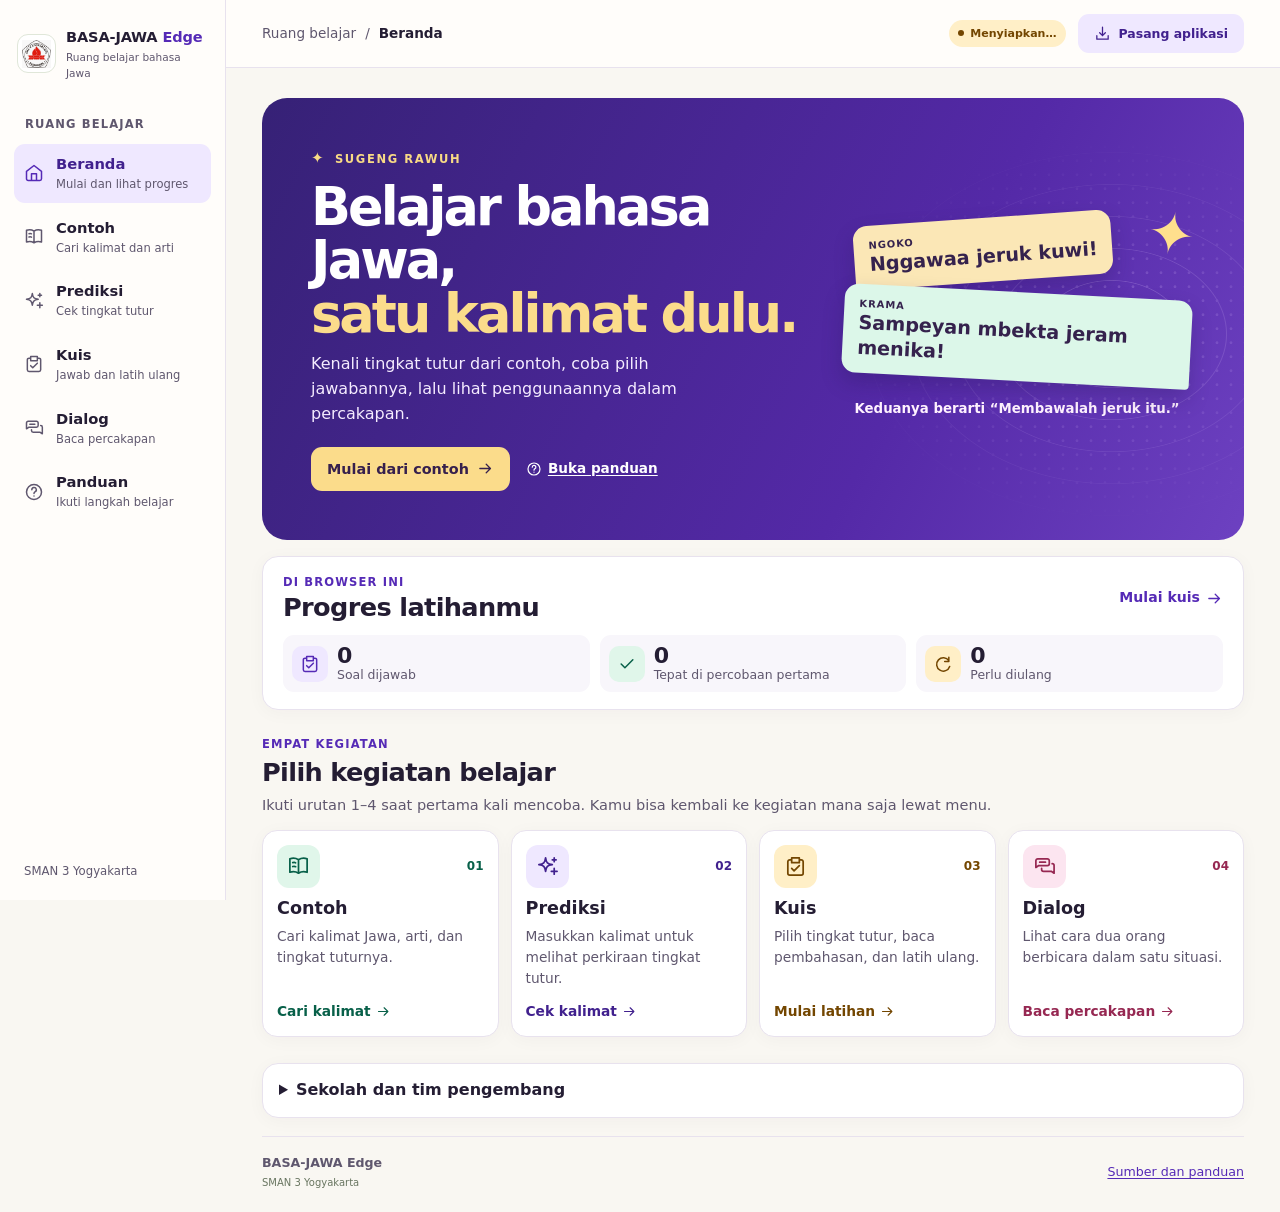
<file: docs/index.html>
<!doctype html>
<html lang="id">
<head>
  <meta charset="utf-8">
  <meta name="viewport" content="width=device-width, initial-scale=1, viewport-fit=cover">
  <meta name="theme-color" content="#f9f7f2">
  <meta name="description" content="Belajar bahasa Jawa dan unggah-ungguh melalui contoh, prediksi, kuis, dan dialog.">
  <link rel="manifest" href="./manifest.webmanifest">
  <link rel="icon" href="./icons/icon-192.png">
  <link rel="apple-touch-icon" href="./icons/icon-192.png">
  <link rel="stylesheet" href="./styles.css">
  <link rel="stylesheet" href="./school-profile.css">
  <script defer src="./inference.js"></script>
  <script defer src="./app.js"></script>
  <script defer src="./school-profile.js"></script>
  <title>BASA-JAWA Edge · Belajar bahasa Jawa</title>
</head>
<body>
  <svg class="icon-library" xmlns="http://www.w3.org/2000/svg" aria-hidden="true">
    <symbol id="icon-home" viewBox="0 0 24 24"><path d="m3 10 9-7 9 7v9a2 2 0 0 1-2 2H5a2 2 0 0 1-2-2zm6 11v-8h6v8"/></symbol>
    <symbol id="icon-book" viewBox="0 0 24 24"><path d="M12 5C9 3 6 3 3 4v14c3-1 6-1 9 1 3-2 6-2 9-1V4c-3-1-6-1-9 1zm0 0v14M6 8c1.3-.3 2.4-.2 3 .2M6 12c1.3-.3 2.4-.2 3 .2"/></symbol>
    <symbol id="icon-spark" viewBox="0 0 24 24"><path d="M10 3c.7 5 2 6.3 7 7-5 .7-6.3 2-7 7-.7-5-2-6.3-7-7 5-.7 6.3-2 7-7zm9 11v6m-3-3h6m-3-14v4m-2-2h4"/></symbol>
    <symbol id="icon-quiz" viewBox="0 0 24 24"><path d="M8 5H6a2 2 0 0 0-2 2v12a2 2 0 0 0 2 2h12a2 2 0 0 0 2-2V7a2 2 0 0 0-2-2h-2M8 3h8v5H8zm0 11 2.5 2.5L16 11"/></symbol>
    <symbol id="icon-dialog" viewBox="0 0 24 24"><path d="M15 4H5a2 2 0 0 0-2 2v7l3-2h9a2 2 0 0 0 2-2V6a2 2 0 0 0-2-2zm5 5a2 2 0 0 1 2 2v8l-3-2h-8a2 2 0 0 1-2-2v-1M7 7.5h6"/></symbol>
    <symbol id="icon-help" viewBox="0 0 24 24"><circle cx="12" cy="12" r="9"/><path d="M9.4 9.3a2.7 2.7 0 1 1 3.7 2.5c-.8.5-1.1 1-1.1 1.9M12 16.8h.01"/></symbol>
    <symbol id="icon-arrow" viewBox="0 0 24 24"><path d="M4 12h15m-6-6 6 6-6 6"/></symbol>
    <symbol id="icon-check" viewBox="0 0 24 24"><path d="m5 12 4.5 4.5L19 7"/></symbol>
    <symbol id="icon-repeat" viewBox="0 0 24 24"><path d="M19 8a8 8 0 1 0 1 7m-1-11v5h-5"/></symbol>
    <symbol id="icon-search" viewBox="0 0 24 24"><circle cx="10.5" cy="10.5" r="6.5"/><path d="m16 16 4.5 4.5"/></symbol>
    <symbol id="icon-download" viewBox="0 0 24 24"><path d="M12 3v12m-4-4 4 4 4-4M4 15v5h16v-5"/></symbol>
  </svg>
  <a class="skip-link" href="#main-content">Lewati ke isi</a>

  <aside class="sidebar">
    <a class="brand" href="#/beranda">
      <span class="brand-mark" aria-hidden="true">Bj</span>
      <span><strong>BASA-JAWA <i>Edge</i></strong><small>Ruang belajar bahasa Jawa</small></span>
    </a>
    <nav class="side-nav" aria-label="Navigasi belajar">
      <p class="nav-caption">RUANG BELAJAR</p>
      <a href="#/beranda" data-nav="beranda"><svg class="icon" aria-hidden="true"><use href="#icon-home"/></svg><span>Beranda<small>Mulai dan lihat progres</small></span></a>
      <a href="#/contoh" data-nav="contoh"><svg class="icon" aria-hidden="true"><use href="#icon-book"/></svg><span>Contoh<small>Cari kalimat dan arti</small></span></a>
      <a href="#/prediksi" data-nav="prediksi"><svg class="icon" aria-hidden="true"><use href="#icon-spark"/></svg><span>Prediksi<small>Cek tingkat tutur</small></span></a>
      <a href="#/kuis" data-nav="kuis"><svg class="icon" aria-hidden="true"><use href="#icon-quiz"/></svg><span>Kuis<small>Jawab dan latih ulang</small></span></a>
      <a href="#/dialog" data-nav="dialog"><svg class="icon" aria-hidden="true"><use href="#icon-dialog"/></svg><span>Dialog<small>Baca percakapan</small></span></a>
      <a href="#/panduan" data-nav="panduan"><svg class="icon" aria-hidden="true"><use href="#icon-help"/></svg><span>Panduan<small>Ikuti langkah belajar</small></span></a>
    </nav>
    <p class="side-credit">Proyek pembelajaran siswa</p>
  </aside>

  <div class="workspace">
    <header class="topbar">
      <div class="topbar-inner">
        <a class="mobile-brand brand" href="#/beranda">
          <span class="brand-mark" aria-hidden="true">Bj</span>
          <strong>BASA-JAWA <i>Edge</i></strong>
        </a>
        <span class="breadcrumb"><span>Ruang belajar</span><span aria-hidden="true">/</span><b id="breadcrumb-current">Beranda</b></span>
        <div class="top-actions">
          <span id="offline-status" class="status-badge" role="status"><span class="status-dot"></span><span id="offline-label">Menyiapkan…</span></span>
          <a class="mobile-help" href="#/panduan" data-nav="panduan"><svg class="icon" aria-hidden="true"><use href="#icon-help"/></svg>Panduan</a>
          <button type="button" id="install" class="button install-button"><svg class="icon" aria-hidden="true"><use href="#icon-download"/></svg>Pasang aplikasi</button>
        </div>
      </div>
    </header>

    <main id="main-content" class="main-content" tabindex="-1">
      <div id="global-message" class="global-message" role="status" hidden></div>

      <section id="view-beranda" data-view="beranda" aria-labelledby="home-title">
        <div class="hero">
          <div class="hero-copy">
            <p class="hero-kicker"><span aria-hidden="true">✦</span> SUGENG RAWUH</p>
            <h1 id="home-title">Belajar bahasa Jawa, <em>satu kalimat dulu.</em></h1>
            <p>Kenali tingkat tutur dari contoh, coba pilih jawabannya, lalu lihat penggunaannya dalam percakapan.</p>
            <div class="hero-actions">
              <a href="#/contoh" class="button hero-primary">Mulai dari contoh <svg class="icon" aria-hidden="true"><use href="#icon-arrow"/></svg></a>
              <a href="#/panduan" class="hero-link"><svg class="icon" aria-hidden="true"><use href="#icon-help"/></svg>Buka panduan</a>
            </div>
          </div>
          <div class="hero-art" aria-label="Dua contoh dengan arti yang sama, Membawalah jeruk itu">
            <span class="art-orbit" aria-hidden="true"></span>
            <span class="art-star" aria-hidden="true">✦</span>
            <div class="sample-card sample-first"><span>NGOKO</span><strong lang="jv">Nggawaa jeruk kuwi!</strong></div>
            <div class="sample-card sample-second"><span>KRAMA</span><strong lang="jv">Sampeyan mbekta jeram menika!</strong></div>
            <small>Keduanya berarti “Membawalah jeruk itu.”</small>
          </div>
        </div>

        <section class="progress-panel surface" aria-labelledby="progress-title">
          <div class="progress-heading">
            <div><p class="eyebrow">DI BROWSER INI</p><h2 id="progress-title">Progres latihanmu</h2></div>
            <a id="home-quiz-link" href="#/kuis" class="text-action"><span id="home-quiz-label">Mulai kuis</span> <svg class="icon" aria-hidden="true"><use href="#icon-arrow"/></svg></a>
          </div>
          <dl class="stats">
            <div><dt><span class="stat-icon violet"><svg class="icon" aria-hidden="true"><use href="#icon-quiz"/></svg></span>Soal dijawab</dt><dd data-progress="total">0</dd></div>
            <div><dt><span class="stat-icon green"><svg class="icon" aria-hidden="true"><use href="#icon-check"/></svg></span>Tepat di percobaan pertama</dt><dd data-progress="correct">0</dd></div>
            <div><dt><span class="stat-icon amber"><svg class="icon" aria-hidden="true"><use href="#icon-repeat"/></svg></span>Perlu diulang</dt><dd data-progress="review">0</dd></div>
          </dl>
        </section>

        <section class="home-activities" aria-labelledby="activities-title">
          <p class="eyebrow">EMPAT KEGIATAN</p>
          <h2 id="activities-title">Pilih kegiatan belajar</h2>
          <p class="section-intro">Ikuti urutan 1–4 saat pertama kali mencoba. Kamu bisa kembali ke kegiatan mana saja lewat menu.</p>
          <div class="activity-grid">
            <a class="activity-card activity-examples" href="#/contoh">
              <span class="activity-top"><span class="feature-icon"><svg class="icon" aria-hidden="true"><use href="#icon-book"/></svg></span><span class="step-number" aria-label="Langkah 1">01</span></span>
              <strong>Contoh</strong><span>Cari kalimat Jawa, arti, dan tingkat tuturnya.</span>
              <span class="card-action">Cari kalimat <svg class="icon" aria-hidden="true"><use href="#icon-arrow"/></svg></span>
            </a>
            <a class="activity-card activity-predict" href="#/prediksi">
              <span class="activity-top"><span class="feature-icon"><svg class="icon" aria-hidden="true"><use href="#icon-spark"/></svg></span><span class="step-number" aria-label="Langkah 2">02</span></span>
              <strong>Prediksi</strong><span>Masukkan kalimat untuk melihat perkiraan tingkat tutur.</span>
              <span class="card-action">Cek kalimat <svg class="icon" aria-hidden="true"><use href="#icon-arrow"/></svg></span>
            </a>
            <a class="activity-card activity-quiz" href="#/kuis">
              <span class="activity-top"><span class="feature-icon"><svg class="icon" aria-hidden="true"><use href="#icon-quiz"/></svg></span><span class="step-number" aria-label="Langkah 3">03</span></span>
              <strong>Kuis</strong><span>Pilih tingkat tutur, baca pembahasan, dan latih ulang.</span>
              <span class="card-action">Mulai latihan <svg class="icon" aria-hidden="true"><use href="#icon-arrow"/></svg></span>
            </a>
            <a class="activity-card activity-dialog" href="#/dialog">
              <span class="activity-top"><span class="feature-icon"><svg class="icon" aria-hidden="true"><use href="#icon-dialog"/></svg></span><span class="step-number" aria-label="Langkah 4">04</span></span>
              <strong>Dialog</strong><span>Lihat cara dua orang berbicara dalam satu situasi.</span>
              <span class="card-action">Baca percakapan <svg class="icon" aria-hidden="true"><use href="#icon-arrow"/></svg></span>
            </a>
          </div>
        </section>

        <details class="surface team-details" id="home-team-details" hidden>
          <summary>Sekolah dan tim pengembang</summary>
          <div id="home-school-profile"></div>
        </details>
      </section>

      <section id="view-contoh" data-view="contoh" aria-labelledby="learn-title" hidden>
        <header class="page-heading activity-examples">
          <span class="feature-icon"><svg class="icon" aria-hidden="true"><use href="#icon-book"/></svg></span>
          <p class="eyebrow">LANGKAH 1 DARI 4</p>
          <h1 id="learn-title">Cari contoh kalimat</h1>
          <p>Ketik kata seperti <strong>sekolah</strong>, lalu tekan <strong>Cari contoh</strong>. Baca kalimat Jawa, arti dalam bahasa Indonesia, dan label tingkat tuturnya.</p>
        </header>
        <div class="surface panel">
          <form id="search-form" class="search-form">
            <label for="query">Kata atau frasa<input id="query" type="search" placeholder="Misalnya sekolah" maxlength="100"></label>
            <label for="level">Tingkat tutur
              <select id="level"><option value="">Semua tingkat</option><option value="0">Ngoko</option><option value="1">Ngoko Alus</option><option value="2">Krama</option><option value="3">Krama Alus</option></select>
            </label>
            <button type="submit" class="button primary"><svg class="icon" aria-hidden="true"><use href="#icon-search"/></svg>Cari contoh</button>
          </form>
          <div class="quick-queries">
            <span>Pilihan cepat</span>
            <button type="button" data-query="sekolah">sekolah</button><button type="button" data-query="makan">makan</button><button type="button" data-query="jeruk">jeruk</button>
          </div>
        </div>
        <div class="results-heading"><h2 id="search-heading" tabindex="-1">Contoh untuk memulai</h2><span id="search-count" class="quiet-text" role="status"></span></div>
        <div id="search-results" class="results-grid"></div>
        <div class="next-step">
          <p>Saat sudah menemukan satu kalimat, coba lihat perkiraan model. Pilih <strong>Coba prediksi</strong> di kartu untuk menyalin kalimatnya.</p>
          <a href="#/prediksi" class="text-action">Lanjut ke Prediksi <svg class="icon" aria-hidden="true"><use href="#icon-arrow"/></svg></a>
        </div>
      </section>

      <section id="view-prediksi" data-view="prediksi" aria-labelledby="classify-title" hidden>
        <header class="page-heading activity-predict">
          <span class="feature-icon"><svg class="icon" aria-hidden="true"><use href="#icon-spark"/></svg></span>
          <p class="eyebrow">LANGKAH 2 DARI 4</p>
          <h1 id="classify-title">Cek perkiraan tingkat tutur</h1>
          <p>Tulis satu kalimat Jawa atau pilih <strong>Gunakan contoh</strong>. Tekan <strong>Lihat perkiraan</strong>, lalu bandingkan hasilnya dengan label di halaman Contoh.</p>
        </header>
        <div class="prediction-layout">
          <form id="classify-form" class="surface panel">
            <label for="sentence">Kalimat bahasa Jawa</label>
            <textarea id="sentence" rows="5" maxlength="1000" aria-describedby="character-count" placeholder="Nggawaa jeruk kuwi!"></textarea>
            <p class="character-count" id="character-count">0 / 1000 karakter</p>
            <div class="button-row">
              <button type="submit" class="button primary"><svg class="icon" aria-hidden="true"><use href="#icon-spark"/></svg>Lihat perkiraan</button>
              <button type="button" id="use-example" class="button soft">Gunakan contoh</button>
            </div>
          </form>
          <div id="prediction" class="surface panel prediction-result" tabindex="-1" aria-live="polite">
            <p class="eyebrow">HASIL PREDIKSI</p>
            <h2>Siap saat kamu memasukkan kalimat</h2>
            <p>Di sini kamu akan melihat salah satu dari empat tingkat tutur yang dipelajari.</p>
            <div class="level-list"><span class="level-label" data-level="0">Ngoko</span><span class="level-label" data-level="1">Ngoko Alus</span><span class="level-label" data-level="2">Krama</span><span class="level-label" data-level="3">Krama Alus</span></div>
          </div>
        </div>
        <div class="next-step">
          <p>Model memperkirakan tingkat tutur dari pola teks. Untuk memilih tutur dalam percakapan, perhatikan juga siapa yang berbicara dan kepada siapa.</p>
          <a href="#/kuis" class="text-action">Lanjut ke Kuis <svg class="icon" aria-hidden="true"><use href="#icon-arrow"/></svg></a>
        </div>
      </section>

      <section id="view-kuis" data-view="kuis" aria-labelledby="quiz-title" hidden>
        <header class="page-heading activity-quiz">
          <span class="feature-icon"><svg class="icon" aria-hidden="true"><use href="#icon-quiz"/></svg></span>
          <p class="eyebrow">LANGKAH 3 DARI 4</p>
          <h1 id="quiz-title">Latihan tingkat tutur</h1>
          <p>Baca kalimat dan pilih tingkat tuturnya. Jika ragu, buka petunjuk. Kamu bisa mencoba lagi sebelum melihat pembahasan.</p>
        </header>
        <div class="quiz-layout">
          <div class="surface quiz-panel">
            <div id="question">Menyiapkan soal latihan…</div>
            <div id="quiz-actions" class="quiz-actions" hidden>
              <button type="button" class="button primary" id="next-quiz">Soal baru <svg class="icon" aria-hidden="true"><use href="#icon-arrow"/></svg></button>
            </div>
          </div>
          <aside class="surface panel quiz-progress">
            <p class="eyebrow">DI BROWSER INI</p>
            <h2>Catatan latihan</h2>
            <p class="quiz-score"><strong data-progress="correct">0</strong><span> / </span><strong data-progress="total">0</strong></p>
            <p>Tepat di percobaan pertama</p>
            <p class="review-caption"><b data-progress="review">0</b> soal perlu diulang</p>
            <button type="button" class="button soft" id="review-quiz" disabled><svg class="icon" aria-hidden="true"><use href="#icon-repeat"/></svg>Latih ulang</button>
            <small>Soal yang keliru di percobaan pertama masuk daftar ulang.</small>
          </aside>
        </div>
        <div class="next-step">
          <p>Sudah melihat perbedaan kata pada pembahasan? Amati tingkat tutur saat dua orang berbicara.</p>
          <a href="#/dialog" class="text-action">Lanjut ke Dialog <svg class="icon" aria-hidden="true"><use href="#icon-arrow"/></svg></a>
        </div>
      </section>

      <section id="view-dialog" data-view="dialog" aria-labelledby="dialog-title" hidden>
        <header class="page-heading activity-dialog">
          <span class="feature-icon"><svg class="icon" aria-hidden="true"><use href="#icon-dialog"/></svg></span>
          <p class="eyebrow">LANGKAH 4 DARI 4</p>
          <h1 id="dialog-title">Baca percakapan</h1>
          <p>Lihat peran A dan B, lalu baca percakapannya. <strong>Siapa berbicara kepada siapa? Tingkat tutur apa yang mereka pakai?</strong></p>
        </header>
        <div id="dialog-result" class="dialog-layout" tabindex="-1">Menyiapkan kartu dialog…</div>
        <div class="dialog-controls">
          <button type="button" class="button soft" id="prev-dialog"><span aria-hidden="true">←</span> Sebelumnya</button>
          <span class="quiet-text" id="dialog-count" role="status"></span>
          <button type="button" class="button primary" id="next-dialog">Berikutnya <svg class="icon" aria-hidden="true"><use href="#icon-arrow"/></svg></button>
        </div>
        <div class="next-step">
          <p>Temukan kata baru dari percakapan? Cari di halaman Contoh untuk membandingkan kalimat lain.</p>
          <a href="#/contoh" class="text-action">Cari contoh lagi <svg class="icon" aria-hidden="true"><use href="#icon-arrow"/></svg></a>
        </div>
      </section>

      <section id="view-panduan" data-view="panduan" aria-labelledby="help-title" hidden>
        <header class="page-heading activity-predict">
          <span class="feature-icon"><svg class="icon" aria-hidden="true"><use href="#icon-help"/></svg></span>
          <p class="eyebrow">PANDUAN SISWA</p>
          <h1 id="help-title">Coba empat langkah ini</h1>
          <p>Ikuti langkah berikut untuk satu sesi belajar. Setiap tombol membuka halaman tempat kamu melakukan tugasnya.</p>
        </header>
        <ol class="guide-steps">
          <li class="surface guide-step activity-examples">
            <span class="feature-icon" aria-hidden="true">1</span>
            <div><h2>Cari satu kalimat</h2><p>Ketik <strong>sekolah</strong> di kolom pencarian. Tekan <strong>Cari contoh</strong>. Pilih satu kalimat dan baca artinya serta tingkat tuturnya.</p><a class="text-action" href="#/contoh">Buka Contoh <svg class="icon" aria-hidden="true"><use href="#icon-arrow"/></svg></a></div>
          </li>
          <li class="surface guide-step activity-predict">
            <span class="feature-icon" aria-hidden="true">2</span>
            <div><h2>Bandingkan perkiraan model</h2><p>Tekan <strong>Gunakan contoh</strong>, lalu <strong>Lihat perkiraan</strong>. Baca label yang muncul. Kamu juga bisa memakai tombol <strong>Coba prediksi</strong> pada kartu Contoh.</p><a class="text-action" href="#/prediksi">Buka Prediksi <svg class="icon" aria-hidden="true"><use href="#icon-arrow"/></svg></a></div>
          </li>
          <li class="surface guide-step activity-quiz">
            <span class="feature-icon" aria-hidden="true">3</span>
            <div><h2>Jawab, baca, dan ulangi</h2><p>Pilih salah satu tingkat tutur. Jika keliru, baca petunjuk dan coba sekali lagi atau buka pembahasan. Gunakan <strong>Latih ulang</strong> untuk mengerjakan kembali soal yang sempat keliru.</p><a class="text-action" href="#/kuis">Buka Kuis <svg class="icon" aria-hidden="true"><use href="#icon-arrow"/></svg></a></div>
          </li>
          <li class="surface guide-step activity-dialog">
            <span class="feature-icon" aria-hidden="true">4</span>
            <div><h2>Amati siapa yang berbicara</h2><p>Baca peran pembicara A dan B. Lihat label di bawah ucapan masing-masing. Tekan <strong>Berikutnya</strong> untuk melihat situasi lain.</p><a class="text-action" href="#/dialog">Buka Dialog <svg class="icon" aria-hidden="true"><use href="#icon-arrow"/></svg></a></div>
          </li>
        </ol>

        <div class="guide-settings">
          <article class="surface panel">
            <h2>Pasang aplikasi</h2>
            <p>Di Chrome atau Edge, gunakan <strong>Pasang aplikasi</strong> atau pilihan instal dari menu browser. Di Safari pada iPhone, buka menu <strong>Bagikan</strong> lalu <strong>Tambahkan ke Layar Utama</strong>.</p>
            <button type="button" class="button soft" id="install-again"><svg class="icon" aria-hidden="true"><use href="#icon-download"/></svg>Pasang aplikasi</button>
          </article>
          <article class="surface panel">
            <h2>Belajar tanpa internet</h2>
            <p>Buka aplikasi saat online dan tunggu status <strong>Siap offline</strong>. Setelah itu, aktifkan mode pesawat, matikan Wi-Fi, dan buka kembali aplikasi untuk mencoba keempat kegiatan.</p>
            <button type="button" class="button soft" id="refresh-status">Periksa kesiapan offline</button>
            <p id="offline-help-message" class="quiet-text" role="status">Menyiapkan penyimpanan…</p>
          </article>
          <article class="surface panel">
            <h2>Materi belajar</h2>
            <p>Kalimat, label, dan dialog berasal dari Unggah-Ungguh, Farhansyah dkk. (ACL 2025). Baca label bersama konteks percakapan.</p>
            <p id="bank-size" class="source-stats">Memuat bank materi…</p>
            <p><a href="./SOURCES.txt">Catatan sumber</a> · <a href="https://huggingface.co/datasets/JavaneseHonorifics/Unggah-Ungguh">Dataset</a> · <a href="https://creativecommons.org/licenses/by-nc/4.0/">Lisensi CC BY-NC 4.0</a></p>
          </article>
          <article class="surface panel">
            <h2>Progres latihan</h2>
            <p>Progres tersimpan di browser ini. Kalimat yang kamu ketik diproses langsung di perangkat.</p>
            <button type="button" class="button soft" id="reset-progress">Hapus progres kuis</button>
          </article>
        </div>
        <details class="surface technical-details">
          <summary>Informasi versi dan pemeriksaan teknis</summary>
          <p id="model-info">Menyiapkan informasi aplikasi…</p>
          <p>Catat versi rilis dan Run ID saat melakukan evaluasi.</p>
          <a href="./test.html">Buka pemeriksaan model dan pengukuran browser</a>
        </details>
        <div id="help-school-profile"></div>
      </section>

      <footer class="page-footer">
        <span><strong>BASA-JAWA Edge</strong></span>
        <a href="#/panduan">Sumber dan panduan</a>
      </footer>
    </main>
  </div>

  <nav class="mobile-nav" aria-label="Navigasi belajar">
    <a href="#/beranda" data-nav="beranda" aria-label="Beranda, mulai dan lihat progres"><svg class="icon" aria-hidden="true"><use href="#icon-home"/></svg><span>Beranda<small>Progres</small></span></a>
    <a href="#/contoh" data-nav="contoh" aria-label="Contoh, cari kalimat dan arti"><svg class="icon" aria-hidden="true"><use href="#icon-book"/></svg><span>Contoh<small>Cari arti</small></span></a>
    <a href="#/prediksi" data-nav="prediksi" aria-label="Prediksi, cek tingkat tutur"><svg class="icon" aria-hidden="true"><use href="#icon-spark"/></svg><span>Prediksi<small>Cek tutur</small></span></a>
    <a href="#/kuis" data-nav="kuis" aria-label="Kuis, jawab dan latih ulang"><svg class="icon" aria-hidden="true"><use href="#icon-quiz"/></svg><span>Kuis<small>Jawab soal</small></span></a>
    <a href="#/dialog" data-nav="dialog" aria-label="Dialog, baca percakapan"><svg class="icon" aria-hidden="true"><use href="#icon-dialog"/></svg><span>Dialog<small>Baca peran</small></span></a>
  </nav>
  <div id="toast" class="toast" role="status" hidden></div>
</body>
</html>
</file>
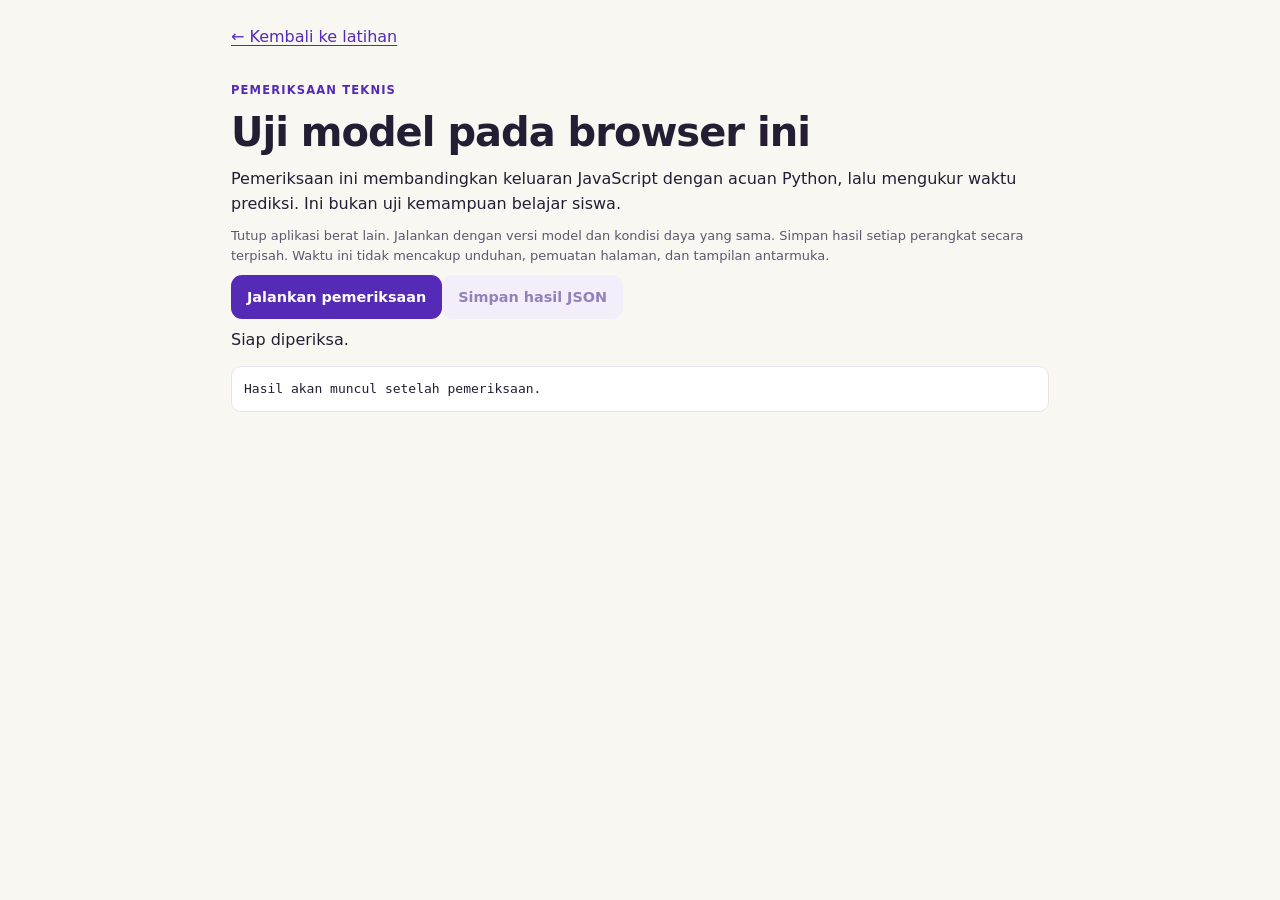
<file: docs/test.html>
<!doctype html><html lang="id"><head><meta charset="utf-8"><meta name="viewport" content="width=device-width,initial-scale=1"><meta name="theme-color" content="#164e45"><link rel="stylesheet" href="./styles.css"><title>Pemeriksaan teknis · BASA-JAWA Edge</title><script defer src="./inference.js"></script><script defer src="./test.js"></script></head><body><main class="technical"><a href="./">← Kembali ke latihan</a><p class="eyebrow" style="margin-top:32px">PEMERIKSAAN TEKNIS</p><h1>Uji model pada browser ini</h1><p>Pemeriksaan ini membandingkan keluaran JavaScript dengan acuan Python, lalu mengukur waktu prediksi. Ini bukan uji kemampuan belajar siswa.</p><p class="subtle">Tutup aplikasi berat lain. Jalankan dengan versi model dan kondisi daya yang sama. Simpan hasil setiap perangkat secara terpisah. Waktu ini tidak mencakup unduhan, pemuatan halaman, dan tampilan antarmuka.</p><button class="button primary" id="run">Jalankan pemeriksaan</button><button class="button ghost" id="save" disabled>Simpan hasil JSON</button><p id="status" role="status">Siap diperiksa.</p><pre id="output">Hasil akan muncul setelah pemeriksaan.</pre></main></body></html>
</file>
<file: docs/styles.css>
:root {
  color-scheme: light;
  --ink: #241d33;
  --muted: #5f576e;
  --paper: #f9f7f2;
  --white: #fff;
  --line: #e8e2ee;
  --primary: #552ab6;
  --primary-dark: #41218e;
  --primary-soft: #efe8ff;
  --green: #086049;
  --green-soft: #e0f6ea;
  --amber: #734600;
  --amber-soft: #ffefc7;
  --rose: #962852;
  --rose-soft: #fce5f0;
  --shadow: 0 3px 18px #2f174509;
  --sidebar: 226px;
  font-family: system-ui, -apple-system, "Segoe UI", sans-serif;
  line-height: 1.55;
  color: var(--ink);
  background: var(--paper);
}
* { box-sizing: border-box; }
[hidden] { display: none !important; }
body { margin: 0; }
a { color: var(--primary); text-underline-offset: .18em; }
button, input, select, textarea { font: inherit; }
button { cursor: pointer; }
button:disabled { cursor: default; }
button, a { -webkit-tap-highlight-color: #552ab625; }
:focus-visible { outline: 3px solid #7c43dc; outline-offset: 3px; }
h1, h2, h3, p { margin: 0; }
h1, h2, h3 { line-height: 1.16; letter-spacing: -.025em; }
h2 { font-size: clamp(1.2rem, 2.3vw, 1.6rem); }
p + p { margin-top: .7rem; }
.icon-library { position: absolute; width: 0; height: 0; overflow: hidden; }
.icon {
  width: 20px;
  height: 20px;
  flex: 0 0 auto;
  fill: none;
  stroke: currentColor;
  stroke-width: 1.8;
  stroke-linecap: round;
  stroke-linejoin: round;
}
.skip-link {
  position: fixed;
  z-index: 20;
  inset: 8px auto auto 8px;
  transform: translateY(-150%);
  padding: 10px 14px;
  background: var(--white);
  border-radius: 8px;
}
.skip-link:focus { transform: none; }
.main-content:focus, [tabindex="-1"]:focus { outline: none; }

.sidebar {
  position: fixed;
  inset: 0 auto 0 0;
  z-index: 4;
  width: var(--sidebar);
  overflow-y: auto;
  display: flex;
  flex-direction: column;
  padding: 26px 14px 20px;
  background: #fffdfa;
  border-right: 1px solid var(--line);
}
.brand { display: flex; gap: 10px; align-items: center; color: var(--ink); text-decoration: none; }
.sidebar .brand { padding: 0 5px 0 3px; }
.brand strong { display: block; font-weight: 850; font-size: .91rem; letter-spacing: -.01em; }
.brand i { font-style: normal; color: var(--primary); }
.brand small { display: block; color: var(--muted); font-size: .66rem; }
.brand-mark {
  display: grid;
  place-items: center;
  flex: 0 0 39px;
  width: 39px;
  height: 39px;
  border-radius: 11px;
  background: var(--primary-soft);
  color: var(--primary);
  font-weight: 800;
}
.side-nav { margin-top: 35px; display: grid; gap: 5px; }
.nav-caption, .eyebrow {
  color: var(--primary);
  font-size: .72rem;
  font-weight: 780;
  letter-spacing: .1em;
}
.nav-caption { padding: 0 11px 5px; color: var(--muted); }
.side-nav a {
  display: flex;
  align-items: center;
  gap: 12px;
  padding: 9px 10px;
  border-radius: 11px;
  color: var(--ink);
  text-decoration: none;
  font-size: .92rem;
  font-weight: 720;
}
.side-nav .icon { color: var(--muted); }
.side-nav small { display: block; color: var(--muted); font-weight: 500; font-size: .72rem; }
.side-nav a:hover { background: #f6f1ff; }
.side-nav a.active { background: var(--primary-soft); color: var(--primary-dark); }
.side-nav a.active .icon { color: var(--primary); }
.side-credit { margin: auto 10px 0; padding-top: 24px; font-size: .73rem; color: var(--muted); }
.workspace { margin-left: var(--sidebar); }
.topbar { border-bottom: 1px solid var(--line); background: #fffdfa; }
.topbar-inner {
  max-width: 1264px;
  min-height: 67px;
  margin-inline: auto;
  padding: 8px 36px;
  display: flex;
  justify-content: space-between;
  align-items: center;
  gap: 12px;
}
.breadcrumb { display: flex; gap: 9px; font-size: .85rem; color: var(--muted); }
.breadcrumb b { color: var(--ink); }
.top-actions { display: flex; align-items: center; gap: 12px; }
.status-badge {
  display: inline-flex;
  align-items: center;
  gap: 6px;
  padding: 5px 9px;
  border-radius: 99px;
  background: var(--amber-soft);
  color: var(--amber);
  font-size: .69rem;
  font-weight: 740;
}
.status-badge.ready { background: var(--green-soft); color: var(--green); }
.status-dot { width: 6px; height: 6px; flex: 0 0 6px; border-radius: 50%; background: currentColor; }
.mobile-brand, .mobile-help, .mobile-nav { display: none; }
.main-content { max-width: 1264px; margin-inline: auto; padding: 30px 36px 0; }
.global-message { margin-bottom: 14px; border-radius: 10px; background: var(--amber-soft); padding: 10px 14px; color: var(--amber); }
.button {
  min-height: 44px;
  display: inline-flex;
  align-items: center;
  justify-content: center;
  gap: 8px;
  padding: 10px 15px;
  border: 1px solid transparent;
  border-radius: 11px;
  background: var(--white);
  color: var(--ink);
  text-align: center;
  text-decoration: none;
  font-size: .9rem;
  font-weight: 740;
  line-height: 1.25;
}
.button .icon, .text-action .icon { width: 17px; height: 17px; }
.button.primary { background: var(--primary); color: var(--white); }
.button.primary:hover:not(:disabled) { background: var(--primary-dark); }
.button.soft, .button.ghost, .button.install-button { background: var(--primary-soft); color: var(--primary-dark); }
.button.soft:hover:not(:disabled), .button.ghost:hover:not(:disabled), .button.install-button:hover { background: #e6d9ff; }
.button:disabled { opacity: .55; }
.button.install-button { min-height: 39px; font-size: .78rem; }
.button-row { display: flex; flex-wrap: wrap; gap: 9px; align-items: center; }
.text-action {
  min-height: 44px;
  display: inline-flex;
  align-items: center;
  gap: 6px;
  padding: 4px 0;
  border: 0;
  background: transparent;
  color: var(--primary);
  font-weight: 760;
  font-size: .88rem;
  text-decoration: none;
}
.text-action:hover { text-decoration: underline; }
.surface { border: 1px solid var(--line); border-radius: 16px; background: var(--white); box-shadow: var(--shadow); }

.hero {
  position: relative;
  isolation: isolate;
  overflow: hidden;
  display: grid;
  align-items: center;
  grid-template-columns: 1.18fr .82fr;
  gap: 16px;
  min-height: 306px;
  padding: clamp(24px, 4vw, 49px);
  border-radius: 25px;
  background: linear-gradient(117deg, #362176 0%, #5429a7 65%, #6d41c1 100%);
  color: #fff;
}
.hero-copy { z-index: 1; }
.hero-kicker { color: #f8da85; font-size: .72rem; font-weight: 820; letter-spacing: .14em; }
.hero-kicker span { margin-right: 4px; font-size: .95rem; }
.hero h1 {
  max-width: 18ch;
  margin: 9px 0 12px;
  font-size: clamp(2rem, 4.1vw, 3.65rem);
  font-weight: 840;
  line-height: 1.02;
  letter-spacing: -.055em;
}
.hero h1 em { display: inline-block; color: #fbdc8b; font-style: normal; }
.hero-copy > p:not(.hero-kicker) { max-width: 40ch; color: #f5ecff; }
.hero-actions { display: flex; flex-wrap: wrap; align-items: center; gap: 8px 16px; margin-top: 20px; }
.hero-primary { background: #fbdc8b; color: #36204d; }
.hero-primary:hover { background: #ffe6a3; }
.hero-link { display: inline-flex; min-height: 44px; gap: 6px; align-items: center; color: #fff; font-size: .85rem; font-weight: 700; }
.hero-link .icon { width: 16px; height: 16px; }
.hero :focus-visible { outline-color: #ffeaaf; }
.hero-art {
  position: relative;
  isolation: isolate;
  display: grid;
  align-content: center;
  gap: 10px;
  min-height: 206px;
  min-width: 0;
  padding: 12px 4px;
}
.art-orbit {
  position: absolute;
  z-index: -1;
  inset: -35% -55% -45% -2%;
  background:
    radial-gradient(circle at 50% 48%, #e3c5ff 1px, transparent 1.8px) 0 0 / 14px 14px,
    repeating-radial-gradient(ellipse at 50% 51%, transparent 0 28px, #ead2ff 29px, transparent 30px 43px);
  opacity: .2;
  mask-image: radial-gradient(ellipse at 50% 50%, #000 15%, transparent 68%);
}
.art-star { position: absolute; right: 0; top: -7%; color: #ffdf8d; font-size: clamp(1.8rem, 4.5vw, 3.9rem); transform: rotate(11deg); }
.sample-card {
  position: relative;
  width: fit-content;
  max-width: 100%;
  padding: 12px 15px;
  border-radius: 14px;
  box-shadow: 0 10px 20px #24135140;
  color: #35224d;
}
.sample-card span { display: block; font-size: .62rem; letter-spacing: .1em; font-weight: 820; }
.sample-card strong { display: block; line-height: 1.3; font-size: clamp(.92rem, 1.55vw, 1.2rem); }
.sample-first { margin-left: 3%; transform: rotate(-4deg); background: #fbe7b6; border-radius: 14px 14px 14px 4px; }
.sample-second { justify-self: end; transform: rotate(3deg); background: #dcf7e9; border-radius: 14px 14px 4px 14px; }
.hero-art small { justify-self: center; margin-top: 8px; color: #fff2ff; text-align: center; font-weight: 600; }

.progress-panel { padding: 17px 20px; margin-top: 16px; }
.progress-heading { display: flex; justify-content: space-between; align-items: center; flex-wrap: wrap; gap: 0 12px; }
.progress-heading h2 { margin-top: 2px; }
.stats { display: grid; grid-template-columns: repeat(3, minmax(0, 1fr)); gap: 10px; margin: 12px 0 0; }
.stats > div {
  position: relative;
  display: grid;
  grid-template-areas: "count" "label";
  align-items: center;
  background: #f8f6fb;
  border-radius: 11px;
  padding: 9px 9px 9px 54px;
}
.stat-icon {
  position: absolute;
  left: 9px;
  top: 50%;
  transform: translateY(-50%);
  display: grid;
  place-items: center;
  width: 36px;
  height: 36px;
  border-radius: 10px;
}
.violet { background: var(--primary-soft); color: var(--primary); }
.green { background: var(--green-soft); color: var(--green); }
.amber { background: var(--amber-soft); color: var(--amber); }
.stats dt { grid-area: label; color: var(--muted); font-size: .78rem; line-height: 1.3; }
.stats dd { grid-area: count; margin: 0; font-size: 1.38rem; line-height: 1.05; font-weight: 820; font-variant-numeric: tabular-nums; overflow-wrap: anywhere; }

.home-activities { margin: 26px 0; }
.home-activities h2 { margin-top: 4px; }
.section-intro { margin: 6px 0 13px; color: var(--muted); font-size: .91rem; }
.activity-examples { --accent: var(--green); --tint: var(--green-soft); }
.activity-predict { --accent: var(--primary-dark); --tint: var(--primary-soft); }
.activity-quiz { --accent: var(--amber); --tint: var(--amber-soft); }
.activity-dialog { --accent: var(--rose); --tint: var(--rose-soft); }
.activity-grid { display: grid; grid-template-columns: repeat(4, minmax(0, 1fr)); gap: 12px; }
.activity-card {
  min-width: 0;
  display: flex;
  flex-direction: column;
  gap: 7px;
  padding: 14px;
  border: 1px solid var(--line);
  border-radius: 15px;
  background: var(--white);
  box-shadow: var(--shadow);
  color: var(--ink);
  text-decoration: none;
}
.activity-card:hover { background: var(--tint); border-color: var(--accent); }
.activity-top { display: flex; justify-content: space-between; align-items: center; margin-bottom: 3px; }
.feature-icon {
  display: inline-grid;
  place-items: center;
  flex: 0 0 43px;
  width: 43px;
  height: 43px;
  border-radius: 12px;
  color: var(--accent, var(--primary));
  background: var(--tint, var(--primary-soft));
  font-weight: 820;
}
.feature-icon .icon { width: 23px; height: 23px; }
.step-number { color: var(--accent); font-size: .75rem; font-weight: 780; }
.activity-card strong { font-size: 1.1rem; line-height: 1.2; }
.activity-card > span:not(.activity-top, .card-action) { font-size: .86rem; color: var(--muted); }
.activity-card .card-action {
  display: flex;
  align-items: center;
  gap: 5px;
  margin-top: auto;
  padding-top: 4px;
  color: var(--accent);
  font-size: .86rem;
  font-weight: 770;
}
.card-action .icon { width: 15px; height: 15px; }
.team-details, .technical-details { padding: 4px 16px; margin-bottom: 14px; }
.team-details summary, .technical-details summary { padding: 10px 0; cursor: pointer; font-weight: 720; }
.team-details .school-profile-card { margin-bottom: 10px; }

.page-heading { margin: 0 0 18px; }
.page-heading .eyebrow { margin: 9px 0 5px; color: var(--accent); }
.page-heading h1 { font-weight: 830; font-size: clamp(1.9rem, 4vw, 3.2rem); letter-spacing: -.045em; }
.page-heading p:last-child { color: var(--muted); margin: 8px 0 0; max-width: 72ch; }
.panel, .quiz-panel { min-width: 0; padding: clamp(15px, 2.3vw, 24px); }
.panel p { margin: 8px 0; }
.panel h2 { margin-bottom: 8px; }
.panel small { color: var(--muted); }
label { display: block; color: var(--ink); font-size: .85rem; font-weight: 700; }
input, select, textarea {
  width: 100%;
  min-width: 0;
  min-height: 44px;
  border: 1px solid #bfb6ce;
  border-radius: 9px;
  background: #fff;
  color: var(--ink);
  padding: 9px 10px;
  font-size: 1rem;
}
input, select, textarea { margin-top: 5px; }
textarea { display: block; resize: vertical; }
.search-form {
  display: grid;
  grid-template-columns: minmax(0, 2fr) minmax(0, 1fr) auto;
  align-items: end;
  gap: 12px;
}
.quick-queries { display: flex; flex-wrap: wrap; gap: 7px; align-items: center; margin-top: 10px; color: var(--muted); font-size: .83rem; }
.quick-queries button { min-height: 34px; padding: 4px 10px; border: 1px solid var(--line); border-radius: 99px; background: var(--white); color: var(--primary); font-weight: 700; }
.quick-queries button:hover { background: var(--primary-soft); }
.results-heading { margin: 21px 0 10px; display: flex; gap: 5px 14px; justify-content: space-between; align-items: baseline; flex-wrap: wrap; }
.results-heading h2 { overflow-wrap: anywhere; }
.quiet-text, .subtle, .source-id { color: var(--muted); font-size: .81rem; }
.results-grid { display: grid; grid-template-columns: repeat(2, minmax(0, 1fr)); gap: 10px; }
.results-grid .empty { grid-column: 1 / -1; }
.example-card { min-width: 0; border: 1px solid var(--line); border-radius: 14px; padding: 16px; background: var(--white); }
.example-top, .example-footer { display: flex; flex-wrap: wrap; align-items: center; justify-content: space-between; column-gap: 8px; }
.example-id { font-size: .73rem; color: var(--muted); }
.example-sentence { margin-top: 8px; font-weight: 760; font-size: 1.1rem; }
.translation { margin-top: 2px; color: var(--muted); }
.example-footer { margin-top: 8px; padding-top: 3px; border-top: 1px solid var(--line); }
.level-list { display: flex; flex-wrap: wrap; gap: 7px; }
.level-label { display: inline-block; border-radius: 99px; background: var(--primary-soft); color: var(--primary-dark); padding: 3px 8px; font-size: .75rem; font-weight: 760; }
.level-label[data-level="0"] { background: var(--green-soft); color: var(--green); }
.level-label[data-level="1"] { background: var(--amber-soft); color: var(--amber); }
.level-label[data-level="3"] { background: var(--rose-soft); color: var(--rose); }
.next-step {
  display: flex;
  flex-wrap: wrap;
  justify-content: space-between;
  align-items: center;
  gap: 4px 14px;
  margin-top: 18px;
  padding: 11px 14px;
  border-radius: 11px;
  background: #f0ebfa;
  color: #42365a;
  font-size: .88rem;
}
.next-step p { max-width: 69ch; }
.prediction-layout { display: grid; grid-template-columns: 1.1fr 1fr; gap: 12px; }
.character-count { font-size: .77rem; text-align: right; color: var(--muted); }
.prediction-result { overflow-wrap: anywhere; }
.prediction-result .level-list { margin: 14px 0 4px; }
.prediction-result .eyebrow { margin: 0 0 7px; }

.quiz-layout { display: grid; grid-template-columns: minmax(0, 1fr) minmax(198px, .41fr); gap: 12px; align-items: start; }
.question-heading { color: var(--amber); }
.quiz-sentence { margin: 9px 0; font-weight: 800; font-size: clamp(1.18rem, 2.7vw, 1.62rem); line-height: 1.3; }
.question-instruction { color: var(--muted); font-size: .89rem; }
.quiz-clue { margin: 10px 0; border-radius: 9px; background: #f8f4ff; padding: 3px 10px; color: #473460; font-size: .88rem; }
.quiz-clue summary { min-height: 38px; padding: 7px 0; cursor: pointer; font-weight: 730; }
.quiz-clue p { padding-bottom: 8px; }
.answers { display: grid; grid-template-columns: 1fr 1fr; gap: 7px; margin: 10px 0 0; }
.answer {
  display: flex;
  align-items: center;
  gap: 8px;
  min-width: 0;
  min-height: 49px;
  padding: 7px 9px;
  border: 1px solid #d8cee4;
  border-radius: 10px;
  background: var(--white);
  color: var(--ink);
  text-align: left;
  font-size: .91rem;
  font-weight: 720;
}
.answer-letter { display: grid; place-items: center; flex: 0 0 24px; width: 24px; height: 24px; border-radius: 7px; background: var(--primary-soft); color: var(--primary-dark); font-size: .72rem; font-weight: 790; }
.answer:hover:not(:disabled) { background: var(--primary-soft); border-color: var(--primary); }
.answer:disabled { color: var(--muted); }
.answer.chosen { background: #fff3e6; border-color: #b6650e; color: var(--amber); }
.answer.source-answer { background: var(--green-soft); border-color: #24795b; color: var(--green); }
.answer.source-answer .answer-letter { background: #fff; color: var(--green); }
.feedback { margin-top: 13px; border-radius: 11px; background: #f6f2fe; padding: 12px; }
.feedback.try-again { background: var(--amber-soft); color: #604000; }
.feedback.correct { background: var(--green-soft); color: #124d39; }
.feedback h3 { margin-bottom: 5px; font-size: 1.05rem; }
.feedback p { font-size: .88rem; }
.feedback .text-action { color: inherit; text-decoration: underline; }
.comparison {
  margin-top: 9px;
  padding: 9px 11px;
  border-left: 3px solid var(--primary);
  border-radius: 5px;
  background: #fff;
  color: var(--ink);
}
.comparison strong { display: block; margin-top: 4px; font-size: .93rem; }
.quiz-actions { margin-top: 12px; }
.quiz-progress h2 { margin-top: 4px; font-size: 1.2rem; }
.quiz-progress .quiz-score { font-size: 1.58rem; line-height: 1.15; color: var(--primary-dark); font-variant-numeric: tabular-nums; }
.quiz-progress p { color: var(--muted); font-size: .88rem; }
.quiz-progress .review-caption { border-top: 1px solid var(--line); margin-top: 10px; padding-top: 10px; }
.quiz-progress small { display: block; margin-top: 7px; }

.dialog-layout { display: grid; grid-template-columns: minmax(0, .7fr) minmax(0, 1fr); gap: 12px; }
.dialog-layout h2 { margin: 5px 0 9px; }
.role-pair { display: grid; gap: 9px; }
.role-person, .utterance { display: flex; align-items: flex-start; gap: 9px; min-width: 0; }
.role-person small { display: block; font-size: .65rem; color: var(--muted); }
.role-person strong { font-size: .92rem; overflow-wrap: anywhere; }
.speaker-dot {
  display: grid;
  place-items: center;
  flex: 0 0 31px;
  height: 31px;
  border-radius: 50%;
  background: var(--primary-soft);
  color: var(--primary);
  font-size: .81rem;
  font-weight: 820;
}
.speaker-dot.b { background: var(--green-soft); color: var(--green); }
.context-original { border-top: 1px solid var(--line); margin-top: 11px; padding-top: 9px; font-size: .85rem; }
.context-original p { color: var(--muted); }
.utterance { margin-top: 12px; }
.utterance-body { min-width: 0; }
.utterance-role { font-size: .77rem; font-weight: 700; color: var(--muted); }
.speech-bubble { border-radius: 2px 13px 13px; background: #f4eeff; padding: 8px 11px; overflow-wrap: anywhere; }
.b .speech-bubble { background: #eef9f3; }
.speech-bubble p { font-weight: 660; margin: 0 0 5px; }
.dialog-controls { display: flex; flex-wrap: wrap; align-items: center; justify-content: center; gap: 6px 12px; margin-top: 12px; }

.guide-steps, .guide-settings { display: grid; grid-template-columns: repeat(2, minmax(0, 1fr)); gap: 12px; }
.guide-steps { padding: 0; margin: 0 0 17px; list-style: none; }
.guide-step { display: flex; gap: 12px; padding: 15px; }
.guide-step h2 { margin: 3px 0 6px; font-size: 1.13rem; }
.guide-step p, .guide-settings p { color: var(--muted); font-size: .89rem; }
.guide-settings { margin: 14px 0; }
.guide-settings h2 { font-size: 1.16rem; }
.technical-details { padding-bottom: 9px; overflow-wrap: anywhere; }
.technical-details p { margin-bottom: 7px; color: var(--muted); font-size: .86rem; }
.page-footer {
  display: flex;
  justify-content: space-between;
  align-items: center;
  gap: 10px;
  padding: 16px 0 21px;
  margin-top: 18px;
  border-top: 1px solid var(--line);
  font-size: .79rem;
  color: var(--muted);
}
.toast {
  position: fixed;
  z-index: 6;
  right: 15px;
  bottom: 15px;
  max-width: min(360px, calc(100% - 30px));
  padding: 11px 14px;
  border-radius: 11px;
  background: #332052;
  color: #fff;
  font-size: .88rem;
}
.technical { max-width: 850px; padding: 25px 16px; margin: auto; }
.technical h1 { margin: 8px 0 12px; font-size: clamp(1.6rem, 5vw, 2.5rem); }
.technical p { margin: 9px 0; }
.technical pre { max-width: 100%; overflow: auto; padding: 12px; border: 1px solid var(--line); border-radius: 10px; background: var(--white); }

@media (max-width: 1100px) {
  :root { --sidebar: 199px; }
  .topbar-inner, .main-content { padding-inline: 22px; }
  .activity-grid { grid-template-columns: repeat(2, minmax(0, 1fr)); }
}
@media (max-width: 790px) {
  body { padding-bottom: calc(74px + env(safe-area-inset-bottom, 0px)); }
  .sidebar, .breadcrumb, .install-button { display: none; }
  .workspace { margin-left: 0; }
  .topbar-inner { min-height: 56px; padding-inline: 14px; }
  .main-content { padding: 16px 14px 0; }
  .mobile-brand { display: flex; gap: 7px; }
  .mobile-brand .brand-mark { width: 32px; height: 32px; flex-basis: 32px; border-radius: 9px; }
  .mobile-brand strong { font-size: .81rem; }
  .top-actions { gap: 8px; }
  .mobile-help {
    display: inline-flex;
    min-height: 44px;
    align-items: center;
    gap: 4px;
    color: var(--primary-dark);
    font-size: .76rem;
    font-weight: 780;
    text-decoration: none;
  }
  .mobile-help .icon { width: 17px; height: 17px; }
  .mobile-help.active { text-decoration: underline; }
  .mobile-nav {
    position: fixed;
    z-index: 5;
    inset: auto 0 0;
    display: grid;
    grid-template-columns: repeat(5, minmax(0, 1fr));
    gap: 2px;
    padding: 4px 5px calc(4px + env(safe-area-inset-bottom, 0px));
    border-top: 1px solid #ddd2e8;
    background: #fffdfa;
    box-shadow: 0 -4px 18px #2f17450e;
  }
  .mobile-nav a {
    display: grid;
    justify-items: center;
    align-content: center;
    gap: 4px;
    min-height: 61px;
    min-width: 0;
    padding: 4px 1px;
    border-radius: 10px;
    color: var(--muted);
    text-decoration: none;
    text-align: center;
    font-size: clamp(.66rem, 2.6vw, .78rem);
    font-weight: 700;
    line-height: 1.1;
  }
  .mobile-nav .icon { width: 20px; height: 20px; }
  .mobile-nav small { display: block; margin-top: 3px; font-size: .59rem; font-weight: 550; }
  .mobile-nav a.active { color: var(--primary-dark); background: var(--primary-soft); font-weight: 820; }
  .toast { bottom: calc(76px + env(safe-area-inset-bottom, 0px)); }
}
@media (max-width: 590px) {
  .hero { grid-template-columns: 1fr; gap: 0; min-height: 0; padding: 20px 16px; border-radius: 18px; }
  .hero h1 { font-size: clamp(1.96rem, 8.4vw, 2.7rem); }
  .hero-copy > p:not(.hero-kicker) { font-size: .91rem; }
  .hero-art { display: none; }
  .hero-actions { margin-top: 15px; gap: 5px 13px; }
  .hero-link { font-size: .81rem; }
  .progress-panel { padding: 12px; margin-top: 12px; }
  .stats { gap: 6px; margin-top: 7px; }
  .stats > div { grid-template-columns: 1fr; grid-template-areas: "count" "label"; grid-template-rows: auto 1fr; align-items: start; gap: 4px; padding: 8px; }
  .stats dt { font-size: .71rem; }
  .stat-icon { display: none; }
  .home-activities { margin-top: 20px; }
  .activity-grid { gap: 8px; }
  .activity-card { padding: 11px; }
  .activity-card > span:not(.activity-top) { font-size: .79rem; }
  .search-form { grid-template-columns: 1fr; gap: 8px; }
  .search-form .button { justify-self: start; }
  .results-grid, .prediction-layout, .quiz-layout, .dialog-layout, .guide-steps, .guide-settings { grid-template-columns: 1fr; }
  .page-heading { margin-bottom: 12px; }
  .page-heading p:last-child { font-size: .93rem; }
  .guide-step { padding: 12px; }
}
@media (max-width: 360px) {
  .topbar-inner { padding-inline: 9px; gap: 6px; }
  .top-actions { gap: 6px; }
  .mobile-brand strong { white-space: nowrap; font-size: .75rem; }
  .mobile-brand .brand-mark { width: 28px; height: 28px; flex-basis: 28px; }
  .status-badge { max-width: 98px; font-size: .61rem; padding-inline: 5px; gap: 4px; }
  #offline-label { white-space: nowrap; overflow: hidden; text-overflow: ellipsis; }
  .mobile-help .icon { display: none; }
  .main-content { padding-inline: 10px; }
  .answer { font-size: .83rem; gap: 5px; padding-inline: 6px; }
  .answer-letter { flex-basis: 20px; width: 20px; height: 20px; }
}
</file>
<file: docs/school-profile.css>
/* Local school identity, matched to the BASA-JAWA learning interface. */
.school-profile-card{background:#fff;border:1px solid #dce5d6;border-radius:18px;padding:23px 26px;margin:0 0 25px;box-shadow:0 4px 18px #183e2404;overflow-wrap:anywhere}
.school-summary{display:flex;align-items:center;gap:20px;min-width:0}.school-profile-logo{width:76px;height:76px;flex:0 0 76px;object-fit:contain;background:#fff;border:1px solid #e5eadd;border-radius:14px;padding:7px}.school-summary-copy{min-width:0}.school-kicker{font-size:10px;letter-spacing:.13em;font-weight:700;color:#67775f;margin:0 0 6px}.school-title{font-family:Georgia,serif;font-weight:400;font-size:clamp(21px,2.2vw,29px);line-height:1.25;color:#164e45;margin:0}.school-team-name{font-size:13px;line-height:1.5;color:#68745f;margin:7px 0 0}.school-people-grid{display:grid;grid-template-columns:1.25fr 1fr;gap:24px;margin-top:20px;padding-top:19px;border-top:1px solid #e8ecdf}.school-people-group h3{font:700 11px/1.5 system-ui,-apple-system,"Segoe UI",sans-serif;letter-spacing:.045em;text-transform:uppercase;color:#69765f;margin:0 0 9px}.school-name-list{margin:0;padding:0;list-style:none;display:grid;gap:6px}.school-name-list li{font-size:14px;line-height:1.6;color:#2f493e}.school-name-list li::before{content:"";display:inline-block;width:5px;height:5px;background:#b7c5a6;border-radius:50%;margin:0 9px 3px 0}.school-profile-about{margin-bottom:24px;background:#fdfefb}.brand-mark.school-brand-mark{background:#fff;border:1px solid #e0e7d9;padding:4px;overflow:hidden}.school-brand-image{width:100%;height:100%;object-fit:contain}.school-footer-label{display:block;font-size:10px;line-height:1.6;color:#687560;font-weight:400;max-width:240px;overflow-wrap:anywhere;margin-top:3px}.sidebar .side-credit{overflow-wrap:anywhere}.page-footer>span{min-width:0}
@media(max-width:670px){.school-profile-card{padding:19px 18px;margin-bottom:20px;border-radius:15px}.school-summary{gap:13px;align-items:flex-start}.school-profile-logo{width:60px;height:60px;flex-basis:60px;border-radius:11px;padding:5px}.school-kicker{font-size:9px;letter-spacing:.09em}.school-title{font-size:22px}.school-team-name{font-size:12px}.school-people-grid{grid-template-columns:1fr;gap:17px;margin-top:17px;padding-top:16px}.school-name-list{gap:4px}.school-name-list li{font-size:13px}.school-people-group h3{font-size:10px}.school-footer-label{font-size:10px;max-width:200px}}
</file>
